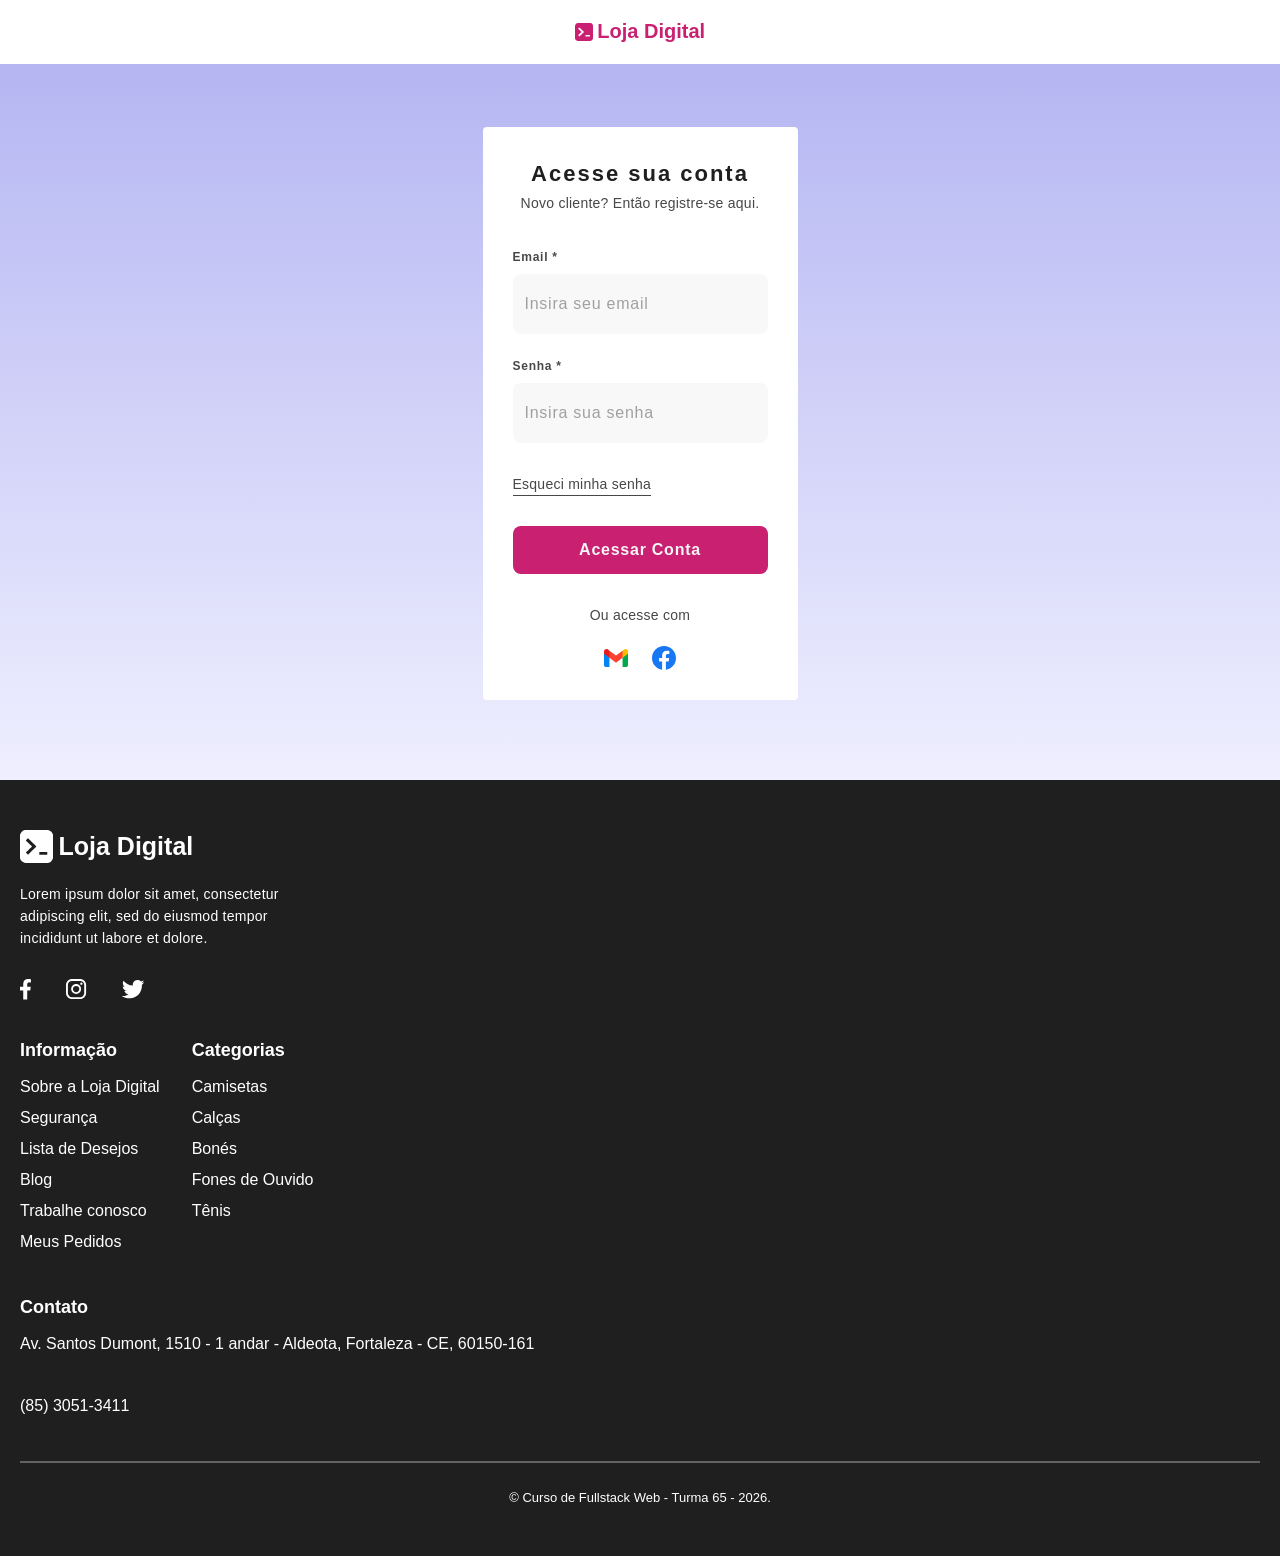
<file: src/pages/login.html>
<!DOCTYPE html>
<html lang="pt-br">
    <head>
        <meta charset="UTF-8"/>

        <meta 
            name="viewport" 
            content="width=device-width, 
            initial-scale=1.0"
        />

        <link
            rel="stylesheet"
            href="../styles/reset.css"
        />

        <link
            rel="stylesheet"
            href="../styles/global.css"
        />
        
        <title>Entrar - Loja Digital</title>
    </head>
    <body>
        <header>
            <nav>
                <a href="../../index.html">
                    <img 
                        src="../assets/logo.svg" 
                        alt="logo rosa e quadrada com icone de cursor de terminal"
                    />

                    <span>loja digital</span>
                </a>
            </nav>
        </header>

        <main>
            <form>
                <div class="texts">
                    <h1>Acesse sua conta</h1>

                    <p>Novo cliente? Então registre-se aqui.</p>
                </div>

                <div class="inputs">
                    <div class="first-box-inputs">
                        <label>email *</label>
                        <input 
                            type="email"
                            placeholder="Insira seu email"
                        />
                    </div>
                    <div>
                        <label>senha *</label>
                        <input 
                            type="password"
                            placeholder="Insira sua senha"
                        />
                    </div>
                </div>

                <span>
                    <a href="#">Esqueci minha senha</a>
                </span>

                <button>
                    acessar conta
                </button>

                <div class="others">
                    <span>Ou acesse com</span>
                    
                    <nav>
                        <ul>
                            <li>
                                <a href="#">
                                    <img 
                                        src="../assets/gmail.svg" 
                                        alt="Logo do GMail"
                                    />
                                </a>
                            </li>
                            <li>
                                <a href="#">
                                    <img 
                                        src="../assets/facebook.svg" 
                                        alt="Logo do facebook"
                                    />
                                </a>
                            </li>
                        </ul>
                    </nav>
                </div>
            </form>
        </main>

        <footer>
            <div class="container">
                <div class="social">
                    <nav>
                        <a href="../../index.html">
                            <img 
                                src="../assets/logo2.svg" 
                                alt="logo branca e quadrada com icone de cursor de terminal"
                            />

                            <span>loja digital</span>
                        </a>
                    </nav>

                    <p>Lorem ipsum dolor sit amet, consectetur adipiscing elit, sed do eiusmod tempor incididunt ut labore et dolore.</p>

                    <nav>
                        <ul>
                            <li>
                                <a href="#">
                                    <img
                                        src="../assets/facebook2.svg" 
                                        alt="Um f branco"
                                    />
                                </a>
                            </li>
                            <li>
                                <a href="#">
                                    <img
                                        src="../assets/instagram.svg" 
                                        alt="O contorno de uma câmera branca"
                                    />
                                </a>
                            </li>
                            <li>
                                <a href="#">
                                    <img 
                                        src="../assets/twitter.svg" 
                                        alt="Um pássaro branco"
                                    />
                                </a>
                            </li>
                        </ul>
                    </nav>
                </div>
                <div class="information">
                    <div>
                        <h2>Informação</h2>
                        
                        <nav>
                            <ul>
                                <li>
                                    <a href="#">Sobre a Loja Digital</a>
                                </li>
                                <li>
                                    <a href="#">Segurança</a>
                                </li>
                                <li>
                                    <a href="#">Lista de Desejos</a>
                                </li>
                                <li>
                                    <a href="#">Blog</a>
                                </li>
                                <li>
                                    <a href="#">Trabalhe conosco</a>
                                </li>
                                <li>
                                    <a href="#">Meus Pedidos</a>
                                </li>
                            </ul>
                        </nav>
                    </div>
                    <div>
                        <h2>Categorias</h2>

                        <nav>
                            <ul>
                                <li>
                                    <a href="#">Camisetas</a>
                                </li>
                                <li>
                                    <a href="#">Calças</a>
                                </li>
                                <li>
                                    <a href="#">Bonés</a>
                                </li>
                                <li>
                                    <a href="#">Fones de Ouvido</a>
                                </li>
                                <li>
                                    <a href="#">Tênis</a>
                                </li>
                            </ul>
                        </nav>
                    </div>
                </div>
                <div class="contact">
                    <h2>Contato</h2>
                    
                    <address>
                        <a 
                            href="https://maps.app.goo.gl/59V18CJ7d4K5ijoD8"
                            target="_blank">
                            Av. Santos Dumont, 1510 - 1 andar - Aldeota, Fortaleza - CE, 60150-161
                        </a>
                    </address>

                    <span>
                        <a href="tel:+558530513411">(85) 3051-3411</a>
                    </span>
                </div>
            </div>
            <hr>
            <small>
               &copy; Curso de Fullstack Web - Turma 65 - 2026. 
            </small>
        </footer>
    </body>
</html>
</file>
<file: src/styles/global.css>
header {
    nav {
        a {
            width: 178px;
            height: 64px;
            margin: 0 auto;
            display: flex;
            justify-content: center;
            align-items: center;
            gap: 4.5px;

            span {
                font-size: 20px;
                font-weight: 700;
                color: #c92071;
                text-transform: capitalize;
                margin-bottom: 2px;
            }
        }
    }
}

main {
    background: linear-gradient(#b5b6f2, #efefff);
    padding: 63px 0 80px;

    form {
        width: 315px;
        background-color: #fff;
        margin: 0 auto;
        padding: 30px;
        display: flex;
        flex-direction: column;
        gap: 30px;
        border-radius: 4px;

        .texts{
            text-align: center;

            h1 {
                font-size: 22px;
                line-height: 34px;
                letter-spacing: 2px;
                color: #1f1f1f;
            }

            p {
                font-size: 14px;
                line-height: 24px;
                letter-spacing: .25px;
                color: #474747;
            }
        }

        .inputs{
            .first-box-inputs{
                margin-bottom: 20px;
            }

            div{
                label {
                    font-size: 12px;
                    font-weight: 700;
                    line-height: 24px;
                    letter-spacing: .75px;
                    text-transform: capitalize;
                    color: #474747;
                    margin-bottom: 5px;
                }

                input {
                    width: 100%;
                    height: 60px;
                    background-color: #4747470a;
                    border-radius: 8px;
                    padding: 0 12px;
                    font-size: 16px;
                    line-height: 28px;
                    letter-spacing: .75px;
                    outline-color: #c92071;

                    &::placeholder {
                        color: #66666699;
                    }
                }

                
            }
        }
        
        span {
            a {
                font-size: 14px;
                border-bottom: solid 1px #474747;
                line-height: 22px;
                letter-spacing: .25px;
                width: fit-content;
                color: #474747
            }
        }

        button {
            height: 48px;
            border-radius: 8px;
            background-color: #c92071;
            color: #f5f5f5;
            font-size: 16px;
            font-weight: 700;
            letter-spacing: .75px;
            text-transform: capitalize;
        }

        .others {
            width: fit-content;
            margin: 0 auto;

            span {
                font-size: 14px;
                color: #474747;
                line-height: 22px;
                letter-spacing: .25px;
            }

            nav {
                width: 72px;
                margin: 20px auto 0;

                ul {
                    display: flex;
                    justify-content: space-between;
                    align-items: center;
                }
            }
        }
    }
}

footer {
    background-color: #1f1f1f;
    padding: 50px 20px 46px;
    
    * {
        color: #ffffff;
    }

    .container {
        .social {
            margin-bottom: 40px;

            nav {
                a {
                    display: flex;
                    align-items: center;
                    gap: 5.5px;
                    
                    span {
                        font-size: 25px;
                        font-weight: 600;
                        text-transform: capitalize;
                    }
                }
            }

            p {
                font-size: 14px;
                line-height: 22px;
                letter-spacing: .25px;
                width: 307px;
                margin: 20px 0 30px;
            }

            nav {
                ul {
                    display: flex;
                    align-items: center;
                    gap: 35px;
                }
            }
        }

        .information {
            display: flex;
            gap: 32px;
            margin-bottom: 40px;

            div {
                h2 {
                    font-size: 18px;
                    font-weight: 600;
                    text-transform: capitalize;
                    margin-bottom: 10px;
                }

                nav {
                    ul {
                        li {
                            a {
                                font-weight: 400;
                                line-height: 31px;
                            }
                        }
                    }
                }
            }
        }

        .contact {
            margin-bottom: 40px;

            h2 {
                font-size: 18px;
                font-weight: 600;
                text-transform: capitalize;
                margin-bottom: 10px;
            }

            address {
                margin-bottom: 31px;

                a {
                    font-style: normal;
                    line-height: 31px;
                }
            }

            span {
                a {
                    line-height: 31px;
                }
            }
        }
    }

    hr {
        border: solid .5px #ffffff4d;
        margin-bottom: 23px;
    }

    small {
        text-align: center;
        justify-content: center;
        font-size: 13px;
        line-height: 24px;
    }
}
</file>
